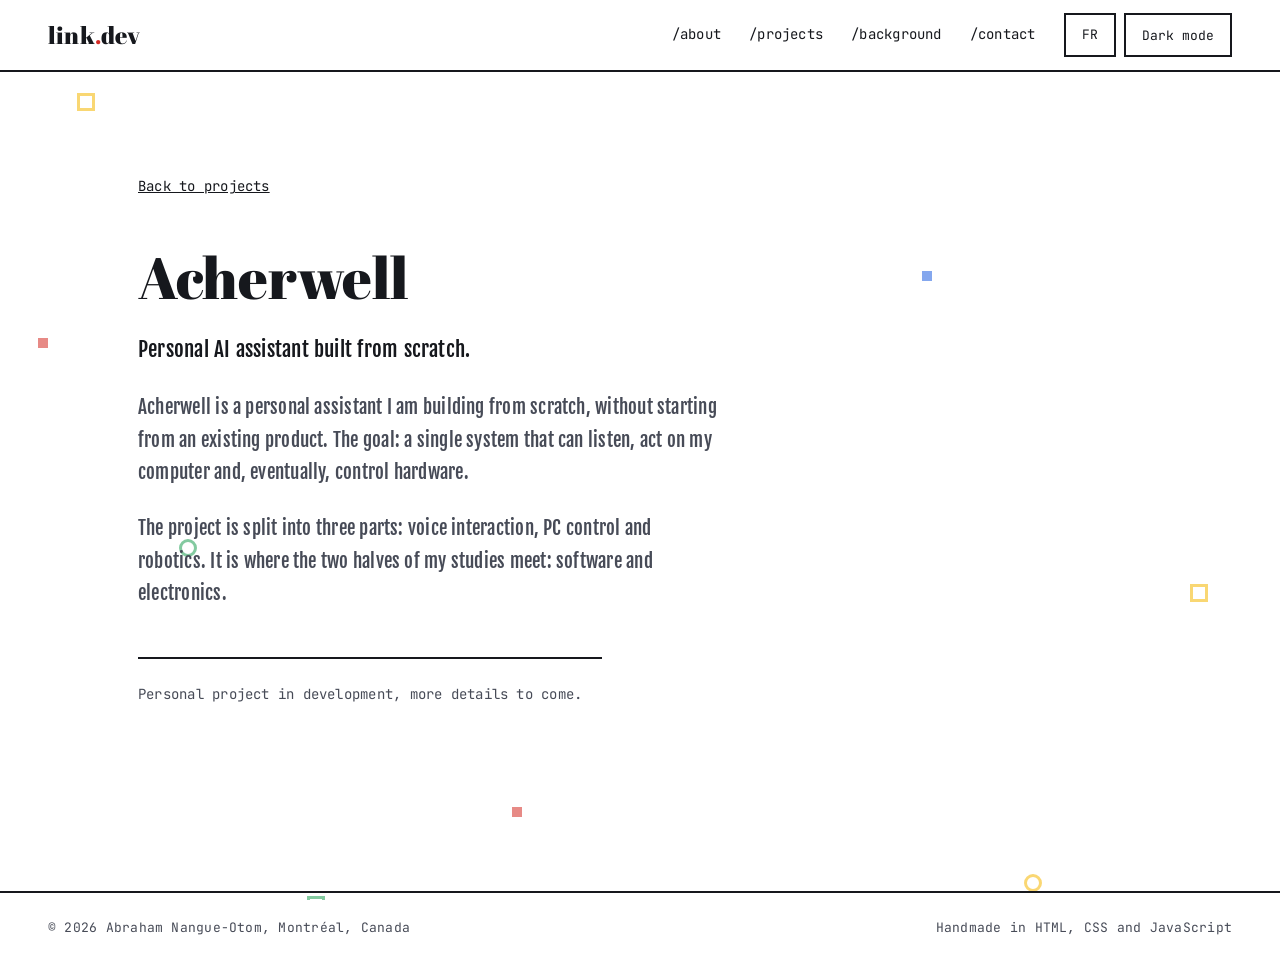
<file: portfolio-link/pages/acherwell.html>
<!doctype html>
<html lang="fr">
<head>
<meta charset="utf-8">
<meta name="viewport" content="width=device-width, initial-scale=1">
<title data-i18n="ach.titre">Acherwell, Abraham Nangue-Otom</title>
<link rel="preconnect" href="https://fonts.googleapis.com">
<link href="https://fonts.googleapis.com/css2?family=Abril+Fatface&family=Fjalla+One&family=JetBrains+Mono:wght@400;600&display=swap" rel="stylesheet">
<link rel="stylesheet" href="../style/style.css">
<meta name="description" content="Assistant IA personnel monté de zéro. Projet d'Abraham Nangue-Otom." data-i18n-attr="content:ach.desc">
<meta name="author" content="Abraham Nangue-Otom">
<meta property="og:type" content="article">
<meta property="og:site_name" content="Abraham Nangue-Otom">
<meta property="og:title" content="Acherwell, Abraham Nangue-Otom">
<meta property="og:description" content="Assistant IA personnel monté de zéro. Projet d'Abraham Nangue-Otom.">
<meta property="og:url" content="https://abrahamnangue-otom.com/pages/acherwell.html">
<meta property="og:image" content="https://abrahamnangue-otom.com/images/partage.png">
<meta property="og:image:width" content="1200">
<meta property="og:image:height" content="630">
<meta property="og:locale" content="fr_CA">
<meta property="og:locale:alternate" content="en_CA">
<meta name="twitter:card" content="summary_large_image">
<link rel="icon" href="../favicon.ico" sizes="48x48">
<link rel="icon" href="../images/favicon.svg" type="image/svg+xml">
<link rel="apple-touch-icon" href="../images/apple-touch-icon.png">
<link rel="alternate" hreflang="fr" href="https://abrahamnangue-otom.com/pages/acherwell.html?lang=fr">
<link rel="alternate" hreflang="en" href="https://abrahamnangue-otom.com/pages/acherwell.html?lang=en">
<link rel="alternate" hreflang="x-default" href="https://abrahamnangue-otom.com/pages/acherwell.html">
</head>
<body>

<div class="decor" id="decor" aria-hidden="true"></div>

<nav class="nav" aria-label="Navigation principale" data-i18n-attr="aria-label:nav.aria">
  <a class="nav-logo" href="../index.html">link<span>.</span>dev</a>
  <div class="nav-liens">
    <a href="../index.html#apropos" data-i18n="nav.apropos">/apropos</a>
    <a href="../index.html#projets" data-i18n="nav.projets">/projets</a>
    <a href="../index.html#parcours" data-i18n="nav.parcours">/parcours</a>
    <a href="../index.html#contact" data-i18n="nav.contact">/contact</a>
  </div>
  <a class="btn-langue" id="btn-langue" href="?lang=en" hreflang="en" lang="en" aria-label="English version">EN</a>
  <button class="btn-theme" id="btn-theme" type="button">Mode sombre</button>
</nav>

<main class="page">
  <div class="contenu">
    <a class="retour" href="../index.html#projets" data-i18n="page.retour">Retour aux projets</a>
    <h1>Acherwell</h1>
    <p class="chapeau" data-i18n="ach.chapeau">Assistant IA personnel monté de zéro.</p>
    <p data-i18n="ach.p1">Acherwell est un assistant personnel que je construis de zéro, sans partir d'un produit existant. L'objectif : un seul système capable d'écouter, d'agir sur mon ordinateur et, à terme, de piloter du matériel.</p>
    <p data-i18n="ach.p2">Le projet se découpe en trois volets : l'interaction à la voix, le contrôle du PC et la robotique. C'est là que se rejoignent les deux moitiés de ma formation, le logiciel et l'électronique.</p>
    <p class="meta" data-i18n="ach.meta">Projet personnel en développement, plus de détails à venir.</p>
  </div>
</main>

<footer>
  <span data-i18n="pied.copyright">© 2026 Abraham Nangue-Otom, Montréal, Canada</span>
  <span data-i18n="pied.fait">Fait main en HTML, CSS et JavaScript</span>
</footer>

<script src="../script/i18n.js"></script>
<script src="../script/theme.js"></script>
</body>
</html>
</file>
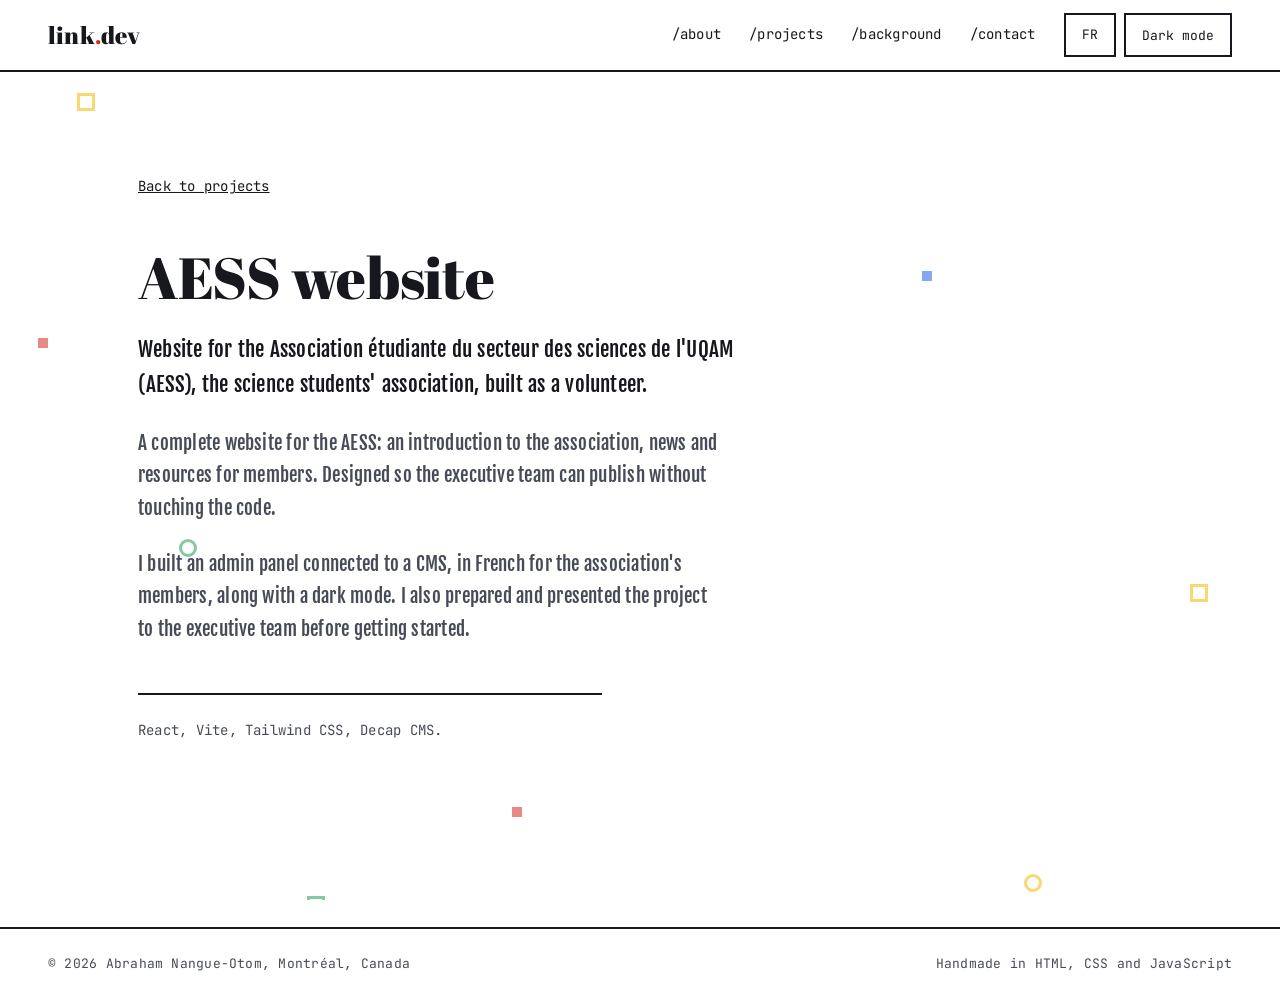
<file: portfolio-link/pages/aess.html>
<!doctype html>
<html lang="fr">
<head>
<meta charset="utf-8">
<meta name="viewport" content="width=device-width, initial-scale=1">
<title data-i18n="aess.titre">Site de l'AESS, Abraham Nangue-Otom</title>
<link rel="preconnect" href="https://fonts.googleapis.com">
<link href="https://fonts.googleapis.com/css2?family=Abril+Fatface&family=Fjalla+One&family=JetBrains+Mono:wght@400;600&display=swap" rel="stylesheet">
<link rel="stylesheet" href="../style/style.css">
<meta name="description" content="Site web de l'Association étudiante du secteur des sciences de l'UQAM (AESS), réalisé bénévolement. Projet d'Abraham Nangue-Otom." data-i18n-attr="content:aess.desc">
<meta name="author" content="Abraham Nangue-Otom">
<meta property="og:type" content="article">
<meta property="og:site_name" content="Abraham Nangue-Otom">
<meta property="og:title" content="Site de l'AESS, Abraham Nangue-Otom">
<meta property="og:description" content="Site web de l'Association étudiante du secteur des sciences de l'UQAM (AESS), réalisé bénévolement. Projet d'Abraham Nangue-Otom.">
<meta property="og:url" content="https://abrahamnangue-otom.com/pages/aess.html">
<meta property="og:image" content="https://abrahamnangue-otom.com/images/partage.png">
<meta property="og:image:width" content="1200">
<meta property="og:image:height" content="630">
<meta property="og:locale" content="fr_CA">
<meta property="og:locale:alternate" content="en_CA">
<meta name="twitter:card" content="summary_large_image">
<link rel="icon" href="../favicon.ico" sizes="48x48">
<link rel="icon" href="../images/favicon.svg" type="image/svg+xml">
<link rel="apple-touch-icon" href="../images/apple-touch-icon.png">
<link rel="alternate" hreflang="fr" href="https://abrahamnangue-otom.com/pages/aess.html?lang=fr">
<link rel="alternate" hreflang="en" href="https://abrahamnangue-otom.com/pages/aess.html?lang=en">
<link rel="alternate" hreflang="x-default" href="https://abrahamnangue-otom.com/pages/aess.html">
</head>
<body>

<div class="decor" id="decor" aria-hidden="true"></div>

<nav class="nav" aria-label="Navigation principale" data-i18n-attr="aria-label:nav.aria">
  <a class="nav-logo" href="../index.html">link<span>.</span>dev</a>
  <div class="nav-liens">
    <a href="../index.html#apropos" data-i18n="nav.apropos">/apropos</a>
    <a href="../index.html#projets" data-i18n="nav.projets">/projets</a>
    <a href="../index.html#parcours" data-i18n="nav.parcours">/parcours</a>
    <a href="../index.html#contact" data-i18n="nav.contact">/contact</a>
  </div>
  <a class="btn-langue" id="btn-langue" href="?lang=en" hreflang="en" lang="en" aria-label="English version">EN</a>
  <button class="btn-theme" id="btn-theme" type="button">Mode sombre</button>
</nav>

<main class="page">
  <div class="contenu">
    <a class="retour" href="../index.html#projets" data-i18n="page.retour">Retour aux projets</a>
    <h1 data-i18n="aess.h1">Site de l'AESS</h1>
    <p class="chapeau" data-i18n="aess.chapeau">Site web de l'Association étudiante du secteur des sciences de l'UQAM (AESS), réalisé bénévolement.</p>
    <p data-i18n="aess.p1">Site complet pour l'AESS : présentation de l'association, actualités et ressources pour les membres. Pensé pour que l'exécutif puisse publier sans toucher au code.</p>
    <p data-i18n="aess.p2">J'ai monté un panneau d'administration en français relié à un CMS, ainsi qu'un mode sombre. J'ai aussi préparé et présenté le projet à l'équipe exécutive avant de me lancer.</p>
    <p class="meta"><span data-i18n="aess.meta">React, Vite, Tailwind CSS, Decap CMS.</span></p>
  </div>
</main>

<footer>
  <span data-i18n="pied.copyright">© 2026 Abraham Nangue-Otom, Montréal, Canada</span>
  <span data-i18n="pied.fait">Fait main en HTML, CSS et JavaScript</span>
</footer>

<script src="../script/i18n.js"></script>
<script src="../script/theme.js"></script>
</body>
</html>
</file>
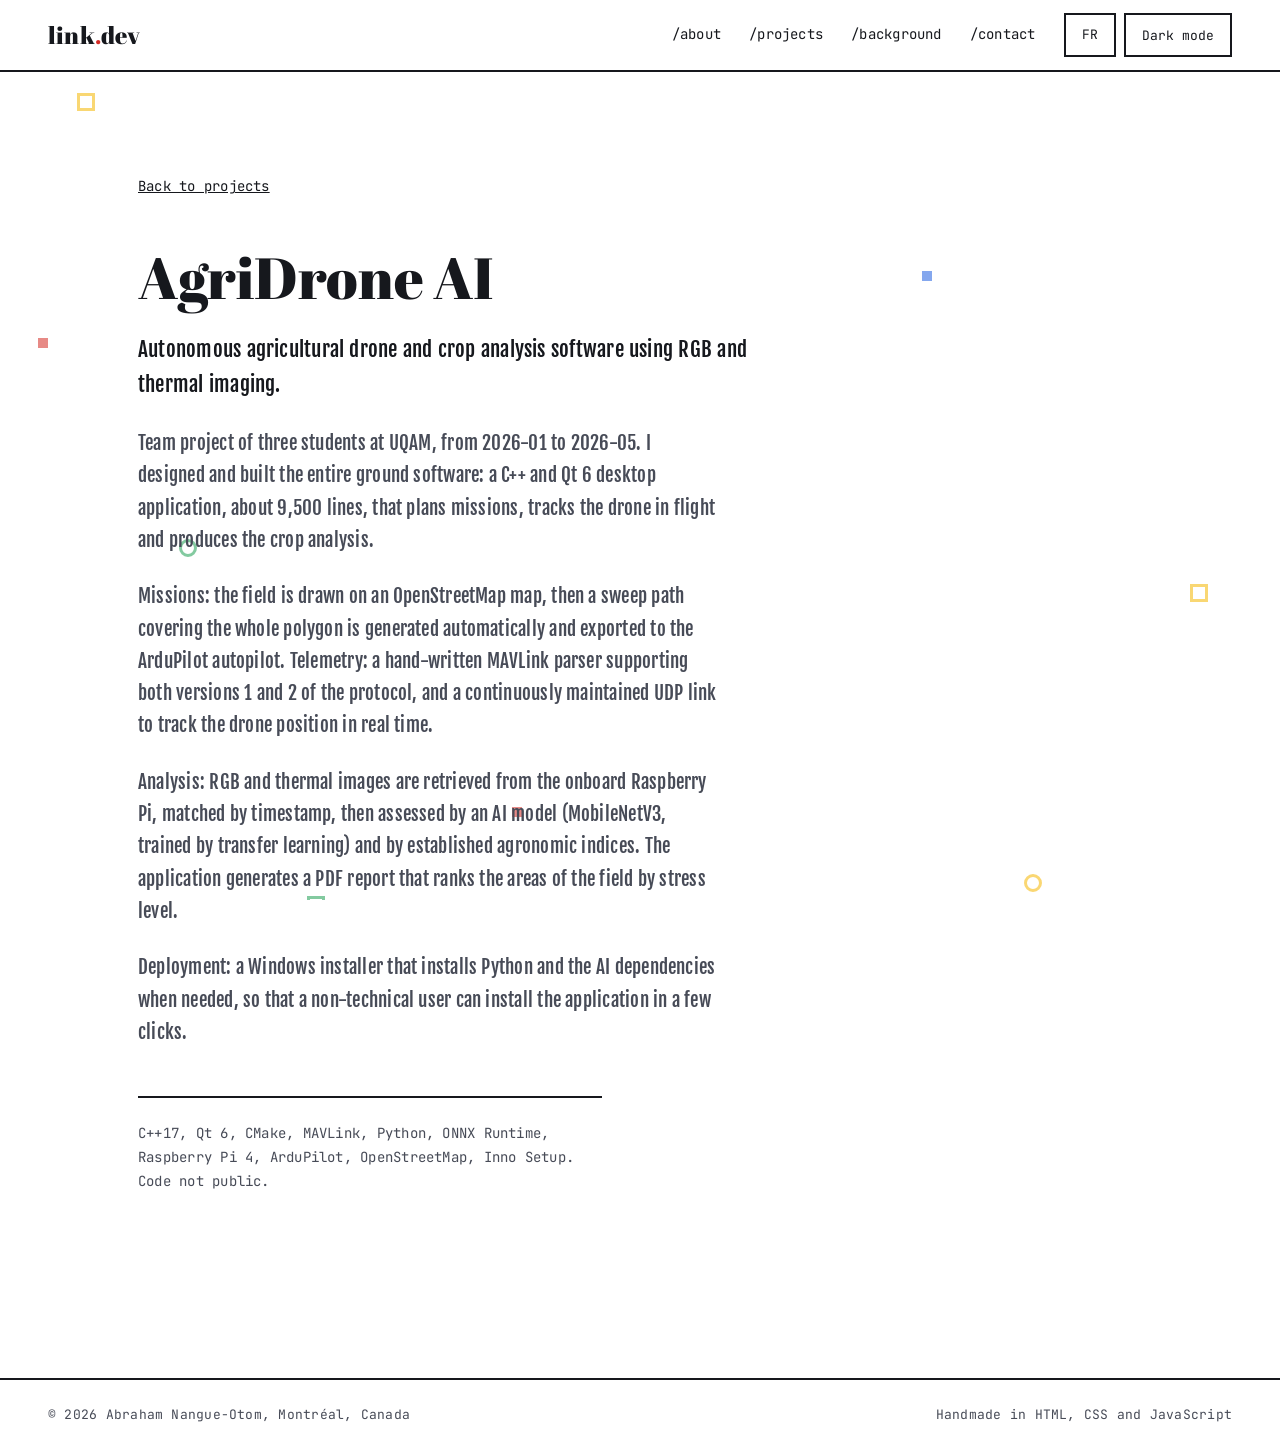
<file: portfolio-link/pages/agridrone.html>
<!doctype html>
<html lang="fr">
<head>
<meta charset="utf-8">
<meta name="viewport" content="width=device-width, initial-scale=1">
<title data-i18n="agri.titre">AgriDrone AI, Abraham Nangue-Otom</title>
<link rel="preconnect" href="https://fonts.googleapis.com">
<link href="https://fonts.googleapis.com/css2?family=Abril+Fatface&family=Fjalla+One&family=JetBrains+Mono:wght@400;600&display=swap" rel="stylesheet">
<link rel="stylesheet" href="../style/style.css">
<meta name="description" content="Drone agricole autonome et logiciel d'analyse des cultures par imagerie RGB et thermique. Projet d'Abraham Nangue-Otom." data-i18n-attr="content:agri.desc">
<meta name="author" content="Abraham Nangue-Otom">
<meta property="og:type" content="article">
<meta property="og:site_name" content="Abraham Nangue-Otom">
<meta property="og:title" content="AgriDrone AI, Abraham Nangue-Otom">
<meta property="og:description" content="Drone agricole autonome et logiciel d'analyse des cultures par imagerie RGB et thermique. Projet d'Abraham Nangue-Otom.">
<meta property="og:url" content="https://abrahamnangue-otom.com/pages/agridrone.html">
<meta property="og:image" content="https://abrahamnangue-otom.com/images/partage.png">
<meta property="og:image:width" content="1200">
<meta property="og:image:height" content="630">
<meta property="og:locale" content="fr_CA">
<meta property="og:locale:alternate" content="en_CA">
<meta name="twitter:card" content="summary_large_image">
<link rel="icon" href="../favicon.ico" sizes="48x48">
<link rel="icon" href="../images/favicon.svg" type="image/svg+xml">
<link rel="apple-touch-icon" href="../images/apple-touch-icon.png">
<link rel="alternate" hreflang="fr" href="https://abrahamnangue-otom.com/pages/agridrone.html?lang=fr">
<link rel="alternate" hreflang="en" href="https://abrahamnangue-otom.com/pages/agridrone.html?lang=en">
<link rel="alternate" hreflang="x-default" href="https://abrahamnangue-otom.com/pages/agridrone.html">
</head>
<body>

<div class="decor" id="decor" aria-hidden="true"></div>

<nav class="nav" aria-label="Navigation principale" data-i18n-attr="aria-label:nav.aria">
  <a class="nav-logo" href="../index.html">link<span>.</span>dev</a>
  <div class="nav-liens">
    <a href="../index.html#apropos" data-i18n="nav.apropos">/apropos</a>
    <a href="../index.html#projets" data-i18n="nav.projets">/projets</a>
    <a href="../index.html#parcours" data-i18n="nav.parcours">/parcours</a>
    <a href="../index.html#contact" data-i18n="nav.contact">/contact</a>
  </div>
  <a class="btn-langue" id="btn-langue" href="?lang=en" hreflang="en" lang="en" aria-label="English version">EN</a>
  <button class="btn-theme" id="btn-theme" type="button">Mode sombre</button>
</nav>

<main class="page">
  <div class="contenu">
    <a class="retour" href="../index.html#projets" data-i18n="page.retour">Retour aux projets</a>
    <h1 data-i18n="agri.h1">AgriDrone AI</h1>
    <p class="chapeau" data-i18n="agri.chapeau">Drone agricole autonome et logiciel d'analyse des cultures par imagerie RGB et thermique.</p>
    <p data-i18n="agri.p1">Projet d'équipe de trois étudiants à l'UQAM, de 2026-01 à 2026-05. J'ai conçu et développé l'ensemble du logiciel au sol : une application de bureau en C++ et Qt 6, environ 9 500 lignes, qui prépare les missions, suit le drone en vol et produit l'analyse des cultures.</p>
    <p data-i18n="agri.p2">Missions : tracé de la parcelle sur une carte OpenStreetMap, puis génération automatique d'un trajet de balayage qui couvre tout le polygone, exporté vers l'autopilote ArduPilot. Télémétrie : un parseur MAVLink écrit à la main, compatible avec les versions 1 et 2 du protocole, et une liaison UDP maintenue en continu pour suivre la position du drone en temps réel.</p>
    <p data-i18n="agri.p3">Analyse : les images RGB et thermiques sont récupérées depuis le Raspberry Pi embarqué, appariées par horodatage, puis évaluées par un modèle d'IA (MobileNetV3, entraîné par transfert d'apprentissage) et par des indices agronomiques reconnus. L'application génère un rapport PDF qui classe les zones de la parcelle par niveau de stress.</p>
    <p data-i18n="agri.p4">Déploiement : un installeur Windows qui installe au besoin Python et les dépendances de l'IA, pour qu'un utilisateur sans connaissances techniques installe l'application en quelques clics.</p>
    <p class="meta" data-i18n="agri.meta">C++17, Qt 6, CMake, MAVLink, Python, ONNX Runtime, Raspberry Pi 4, ArduPilot, OpenStreetMap, Inno Setup. Code non public.</p>
  </div>
</main>

<footer>
  <span data-i18n="pied.copyright">© 2026 Abraham Nangue-Otom, Montréal, Canada</span>
  <span data-i18n="pied.fait">Fait main en HTML, CSS et JavaScript</span>
</footer>

<script src="../script/i18n.js"></script>
<script src="../script/theme.js"></script>
</body>
</html>
</file>
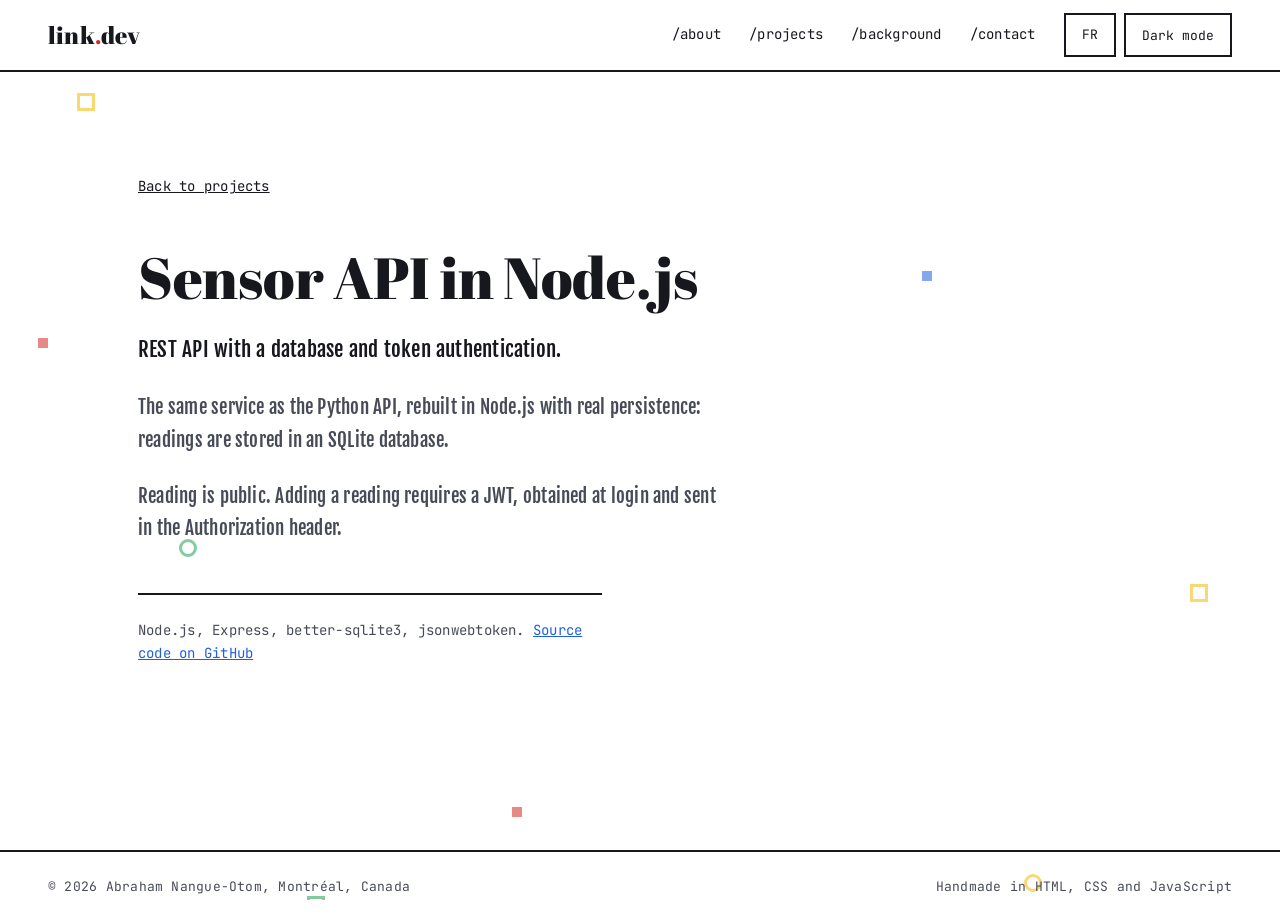
<file: portfolio-link/pages/api-node.html>
<!doctype html>
<html lang="fr">
<head>
<meta charset="utf-8">
<meta name="viewport" content="width=device-width, initial-scale=1">
<title data-i18n="anode.titre">API de capteurs en Node.js, Abraham Nangue-Otom</title>
<link rel="preconnect" href="https://fonts.googleapis.com">
<link href="https://fonts.googleapis.com/css2?family=Abril+Fatface&family=Fjalla+One&family=JetBrains+Mono:wght@400;600&display=swap" rel="stylesheet">
<link rel="stylesheet" href="../style/style.css">
<meta name="description" content="API REST avec base de données et authentification par jeton. Projet d'Abraham Nangue-Otom." data-i18n-attr="content:anode.desc">
<meta name="author" content="Abraham Nangue-Otom">
<meta property="og:type" content="article">
<meta property="og:site_name" content="Abraham Nangue-Otom">
<meta property="og:title" content="API de capteurs en Node.js, Abraham Nangue-Otom">
<meta property="og:description" content="API REST avec base de données et authentification par jeton. Projet d'Abraham Nangue-Otom.">
<meta property="og:url" content="https://abrahamnangue-otom.com/pages/api-node.html">
<meta property="og:image" content="https://abrahamnangue-otom.com/images/partage.png">
<meta property="og:image:width" content="1200">
<meta property="og:image:height" content="630">
<meta property="og:locale" content="fr_CA">
<meta property="og:locale:alternate" content="en_CA">
<meta name="twitter:card" content="summary_large_image">
<link rel="icon" href="../favicon.ico" sizes="48x48">
<link rel="icon" href="../images/favicon.svg" type="image/svg+xml">
<link rel="apple-touch-icon" href="../images/apple-touch-icon.png">
<link rel="alternate" hreflang="fr" href="https://abrahamnangue-otom.com/pages/api-node.html?lang=fr">
<link rel="alternate" hreflang="en" href="https://abrahamnangue-otom.com/pages/api-node.html?lang=en">
<link rel="alternate" hreflang="x-default" href="https://abrahamnangue-otom.com/pages/api-node.html">
</head>
<body>

<div class="decor" id="decor" aria-hidden="true"></div>

<nav class="nav" aria-label="Navigation principale" data-i18n-attr="aria-label:nav.aria">
  <a class="nav-logo" href="../index.html">link<span>.</span>dev</a>
  <div class="nav-liens">
    <a href="../index.html#apropos" data-i18n="nav.apropos">/apropos</a>
    <a href="../index.html#projets" data-i18n="nav.projets">/projets</a>
    <a href="../index.html#parcours" data-i18n="nav.parcours">/parcours</a>
    <a href="../index.html#contact" data-i18n="nav.contact">/contact</a>
  </div>
  <a class="btn-langue" id="btn-langue" href="?lang=en" hreflang="en" lang="en" aria-label="English version">EN</a>
  <button class="btn-theme" id="btn-theme" type="button">Mode sombre</button>
</nav>

<main class="page">
  <div class="contenu">
    <a class="retour" href="../index.html#projets" data-i18n="page.retour">Retour aux projets</a>
    <h1 data-i18n="anode.h1">API de capteurs en Node.js</h1>
    <p class="chapeau" data-i18n="anode.chapeau">API REST avec base de données et authentification par jeton.</p>
    <p data-i18n="anode.p1">Le même service que l'API Python, reconstruit en Node.js avec une vraie persistance : les mesures sont stockées dans une base SQLite.</p>
    <p data-i18n="anode.p2">La lecture est publique. L'ajout d'une mesure exige un jeton JWT, obtenu à la connexion puis transmis dans l'en-tête Authorization.</p>
    <p class="meta"><span data-i18n="anode.meta">Node.js, Express, better-sqlite3, jsonwebtoken.</span> <a href="https://github.com/Acherwell/api-node" data-i18n="page.code">Code source sur GitHub</a></p>
  </div>
</main>

<footer>
  <span data-i18n="pied.copyright">© 2026 Abraham Nangue-Otom, Montréal, Canada</span>
  <span data-i18n="pied.fait">Fait main en HTML, CSS et JavaScript</span>
</footer>

<script src="../script/i18n.js"></script>
<script src="../script/theme.js"></script>
</body>
</html>
</file>
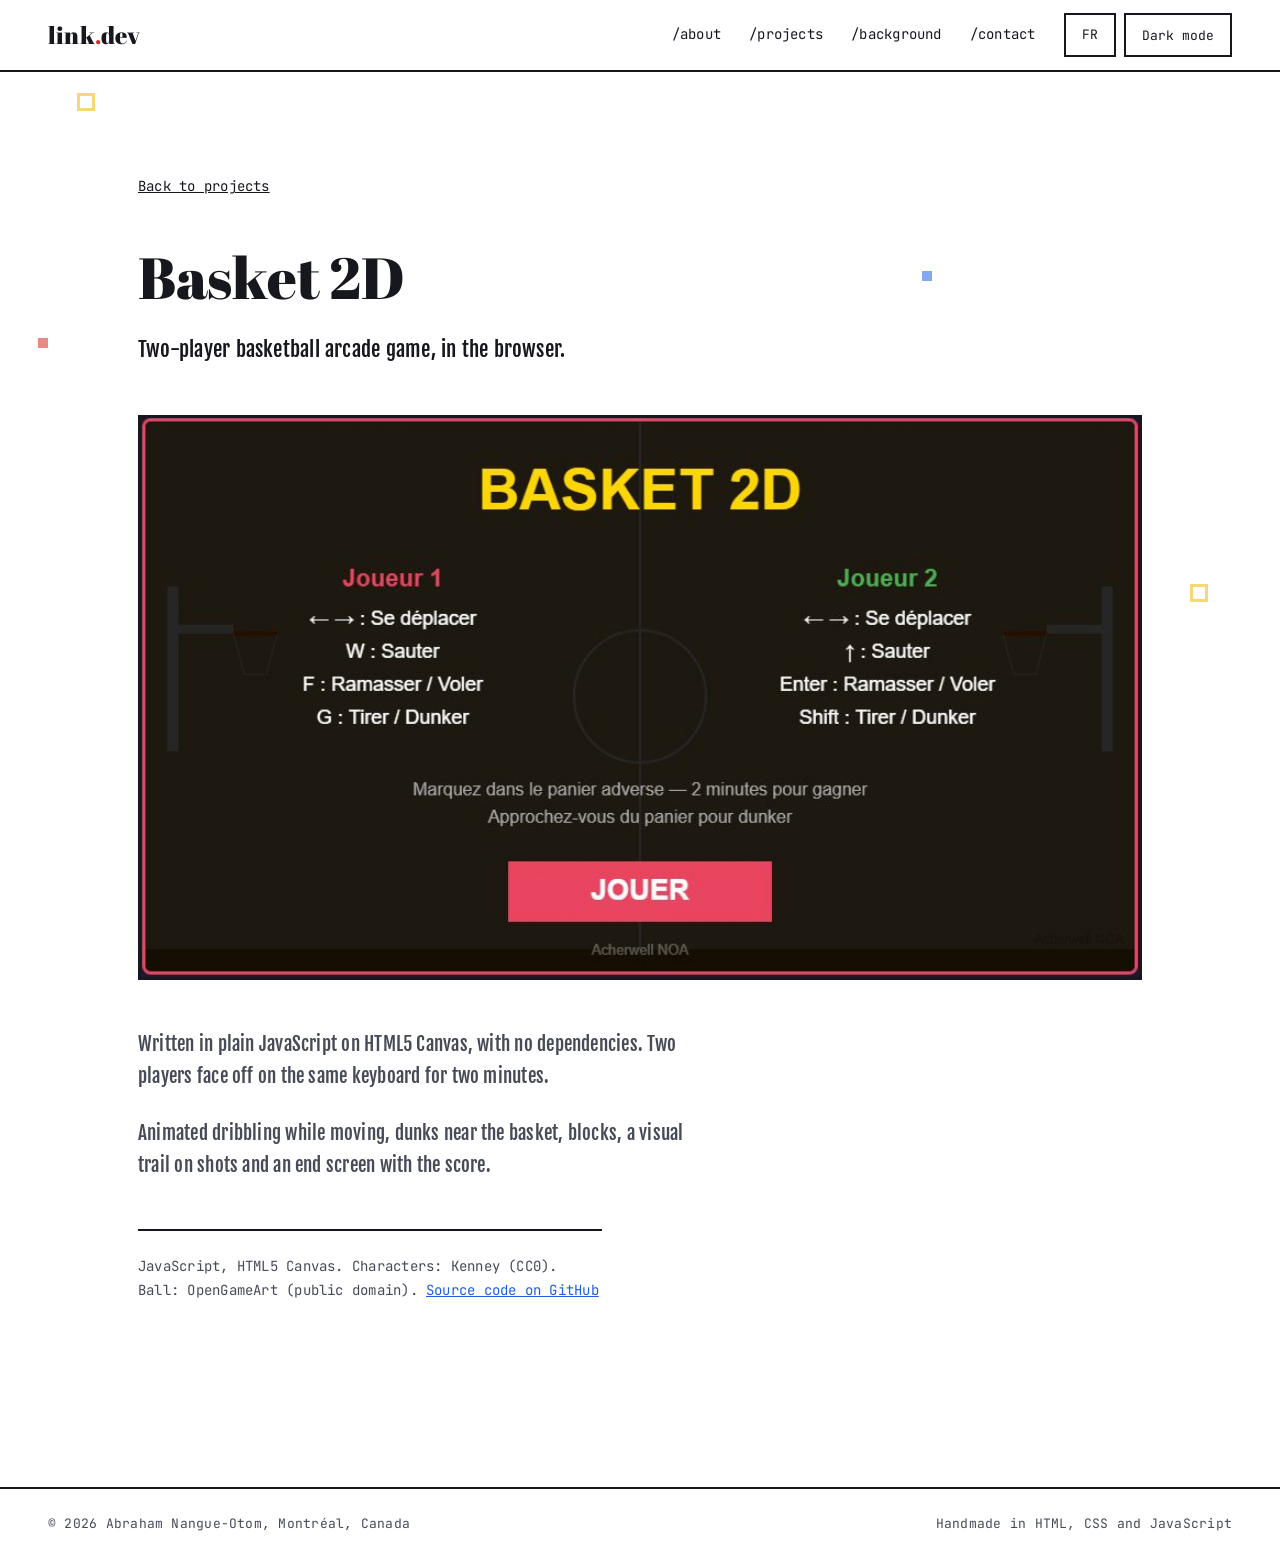
<file: portfolio-link/pages/basket-2d.html>
<!doctype html>
<html lang="fr">
<head>
<meta charset="utf-8">
<meta name="viewport" content="width=device-width, initial-scale=1">
<title data-i18n="basket.titre">Basket 2D, Abraham Nangue-Otom</title>
<link rel="preconnect" href="https://fonts.googleapis.com">
<link href="https://fonts.googleapis.com/css2?family=Abril+Fatface&family=Fjalla+One&family=JetBrains+Mono:wght@400;600&display=swap" rel="stylesheet">
<link rel="stylesheet" href="../style/style.css">
<meta name="description" content="Jeu d'arcade de basket à deux joueurs, dans le navigateur. Projet d'Abraham Nangue-Otom." data-i18n-attr="content:basket.desc">
<meta name="author" content="Abraham Nangue-Otom">
<meta property="og:type" content="article">
<meta property="og:site_name" content="Abraham Nangue-Otom">
<meta property="og:title" content="Basket 2D, Abraham Nangue-Otom">
<meta property="og:description" content="Jeu d'arcade de basket à deux joueurs, dans le navigateur. Projet d'Abraham Nangue-Otom.">
<meta property="og:url" content="https://abrahamnangue-otom.com/pages/basket-2d.html">
<meta property="og:image" content="https://abrahamnangue-otom.com/images/partage.png">
<meta property="og:image:width" content="1200">
<meta property="og:image:height" content="630">
<meta property="og:locale" content="fr_CA">
<meta property="og:locale:alternate" content="en_CA">
<meta name="twitter:card" content="summary_large_image">
<link rel="icon" href="../favicon.ico" sizes="48x48">
<link rel="icon" href="../images/favicon.svg" type="image/svg+xml">
<link rel="apple-touch-icon" href="../images/apple-touch-icon.png">
<link rel="alternate" hreflang="fr" href="https://abrahamnangue-otom.com/pages/basket-2d.html?lang=fr">
<link rel="alternate" hreflang="en" href="https://abrahamnangue-otom.com/pages/basket-2d.html?lang=en">
<link rel="alternate" hreflang="x-default" href="https://abrahamnangue-otom.com/pages/basket-2d.html">
</head>
<body>

<div class="decor" id="decor" aria-hidden="true"></div>

<nav class="nav" aria-label="Navigation principale" data-i18n-attr="aria-label:nav.aria">
  <a class="nav-logo" href="../index.html">link<span>.</span>dev</a>
  <div class="nav-liens">
    <a href="../index.html#apropos" data-i18n="nav.apropos">/apropos</a>
    <a href="../index.html#projets" data-i18n="nav.projets">/projets</a>
    <a href="../index.html#parcours" data-i18n="nav.parcours">/parcours</a>
    <a href="../index.html#contact" data-i18n="nav.contact">/contact</a>
  </div>
  <a class="btn-langue" id="btn-langue" href="?lang=en" hreflang="en" lang="en" aria-label="English version">EN</a>
  <button class="btn-theme" id="btn-theme" type="button">Mode sombre</button>
</nav>

<main class="page">
  <div class="contenu">
    <a class="retour" href="../index.html#projets" data-i18n="page.retour">Retour aux projets</a>
    <h1 data-i18n="basket.h1">Basket 2D</h1>
    <p class="chapeau" data-i18n="basket.chapeau">Jeu d'arcade de basket à deux joueurs, dans le navigateur.</p>
    <div class="page-image"><img src="../images/basket-2d.jpg" width="908" height="511" alt="Écran d'accueil du jeu Basket 2D, avec les commandes des deux joueurs" data-i18n-attr="alt:basket.alt"></div>
    <p data-i18n="basket.p1">Écrit en JavaScript pur sur Canvas HTML5, sans aucune dépendance. Deux joueurs s'affrontent sur le même clavier pendant deux minutes.</p>
    <p data-i18n="basket.p2">Dribble animé pendant les déplacements, dunk près du panier, contre possible, traînée visuelle pendant le tir et écran de fin avec le score.</p>
    <p class="meta"><span data-i18n="basket.meta">JavaScript, Canvas HTML5. Personnages : Kenney (CC0). Ballon : OpenGameArt (domaine public).</span> <a href="https://github.com/Acherwell/basket-2d" data-i18n="page.code">Code source sur GitHub</a></p>
  </div>
</main>

<footer>
  <span data-i18n="pied.copyright">© 2026 Abraham Nangue-Otom, Montréal, Canada</span>
  <span data-i18n="pied.fait">Fait main en HTML, CSS et JavaScript</span>
</footer>

<script src="../script/i18n.js"></script>
<script src="../script/theme.js"></script>
</body>
</html>
</file>
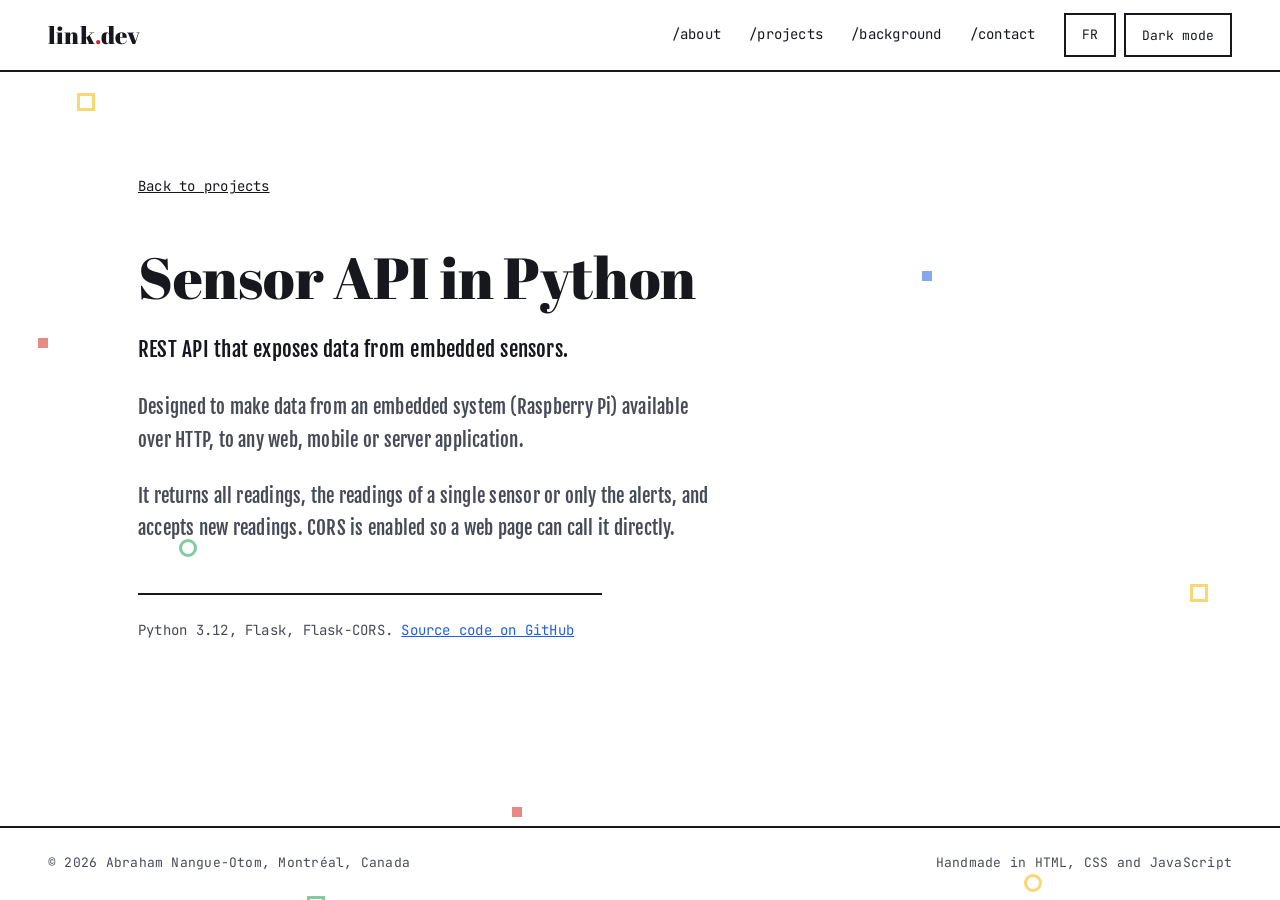
<file: portfolio-link/pages/capteurs-api.html>
<!doctype html>
<html lang="fr">
<head>
<meta charset="utf-8">
<meta name="viewport" content="width=device-width, initial-scale=1">
<title data-i18n="capi.titre">API de capteurs en Python, Abraham Nangue-Otom</title>
<link rel="preconnect" href="https://fonts.googleapis.com">
<link href="https://fonts.googleapis.com/css2?family=Abril+Fatface&family=Fjalla+One&family=JetBrains+Mono:wght@400;600&display=swap" rel="stylesheet">
<link rel="stylesheet" href="../style/style.css">
<meta name="description" content="API REST qui expose les données de capteurs embarqués. Projet d'Abraham Nangue-Otom." data-i18n-attr="content:capi.desc">
<meta name="author" content="Abraham Nangue-Otom">
<meta property="og:type" content="article">
<meta property="og:site_name" content="Abraham Nangue-Otom">
<meta property="og:title" content="API de capteurs en Python, Abraham Nangue-Otom">
<meta property="og:description" content="API REST qui expose les données de capteurs embarqués. Projet d'Abraham Nangue-Otom.">
<meta property="og:url" content="https://abrahamnangue-otom.com/pages/capteurs-api.html">
<meta property="og:image" content="https://abrahamnangue-otom.com/images/partage.png">
<meta property="og:image:width" content="1200">
<meta property="og:image:height" content="630">
<meta property="og:locale" content="fr_CA">
<meta property="og:locale:alternate" content="en_CA">
<meta name="twitter:card" content="summary_large_image">
<link rel="icon" href="../favicon.ico" sizes="48x48">
<link rel="icon" href="../images/favicon.svg" type="image/svg+xml">
<link rel="apple-touch-icon" href="../images/apple-touch-icon.png">
<link rel="alternate" hreflang="fr" href="https://abrahamnangue-otom.com/pages/capteurs-api.html?lang=fr">
<link rel="alternate" hreflang="en" href="https://abrahamnangue-otom.com/pages/capteurs-api.html?lang=en">
<link rel="alternate" hreflang="x-default" href="https://abrahamnangue-otom.com/pages/capteurs-api.html">
</head>
<body>

<div class="decor" id="decor" aria-hidden="true"></div>

<nav class="nav" aria-label="Navigation principale" data-i18n-attr="aria-label:nav.aria">
  <a class="nav-logo" href="../index.html">link<span>.</span>dev</a>
  <div class="nav-liens">
    <a href="../index.html#apropos" data-i18n="nav.apropos">/apropos</a>
    <a href="../index.html#projets" data-i18n="nav.projets">/projets</a>
    <a href="../index.html#parcours" data-i18n="nav.parcours">/parcours</a>
    <a href="../index.html#contact" data-i18n="nav.contact">/contact</a>
  </div>
  <a class="btn-langue" id="btn-langue" href="?lang=en" hreflang="en" lang="en" aria-label="English version">EN</a>
  <button class="btn-theme" id="btn-theme" type="button">Mode sombre</button>
</nav>

<main class="page">
  <div class="contenu">
    <a class="retour" href="../index.html#projets" data-i18n="page.retour">Retour aux projets</a>
    <h1 data-i18n="capi.h1">API de capteurs en Python</h1>
    <p class="chapeau" data-i18n="capi.chapeau">API REST qui expose les données de capteurs embarqués.</p>
    <p data-i18n="capi.p1">Conçue pour rendre les données d'un système embarqué (Raspberry Pi) accessibles en HTTP, à n'importe quelle application web, mobile ou serveur.</p>
    <p data-i18n="capi.p2">Elle permet de consulter toutes les mesures, celles d'un capteur précis ou seulement les alertes, et d'ajouter de nouvelles mesures. Le CORS est activé pour qu'une page web puisse l'appeler directement.</p>
    <p class="meta"><span data-i18n="capi.meta">Python 3.12, Flask, Flask-CORS.</span> <a href="https://github.com/Acherwell/capteurs-api" data-i18n="page.code">Code source sur GitHub</a></p>
  </div>
</main>

<footer>
  <span data-i18n="pied.copyright">© 2026 Abraham Nangue-Otom, Montréal, Canada</span>
  <span data-i18n="pied.fait">Fait main en HTML, CSS et JavaScript</span>
</footer>

<script src="../script/i18n.js"></script>
<script src="../script/theme.js"></script>
</body>
</html>
</file>
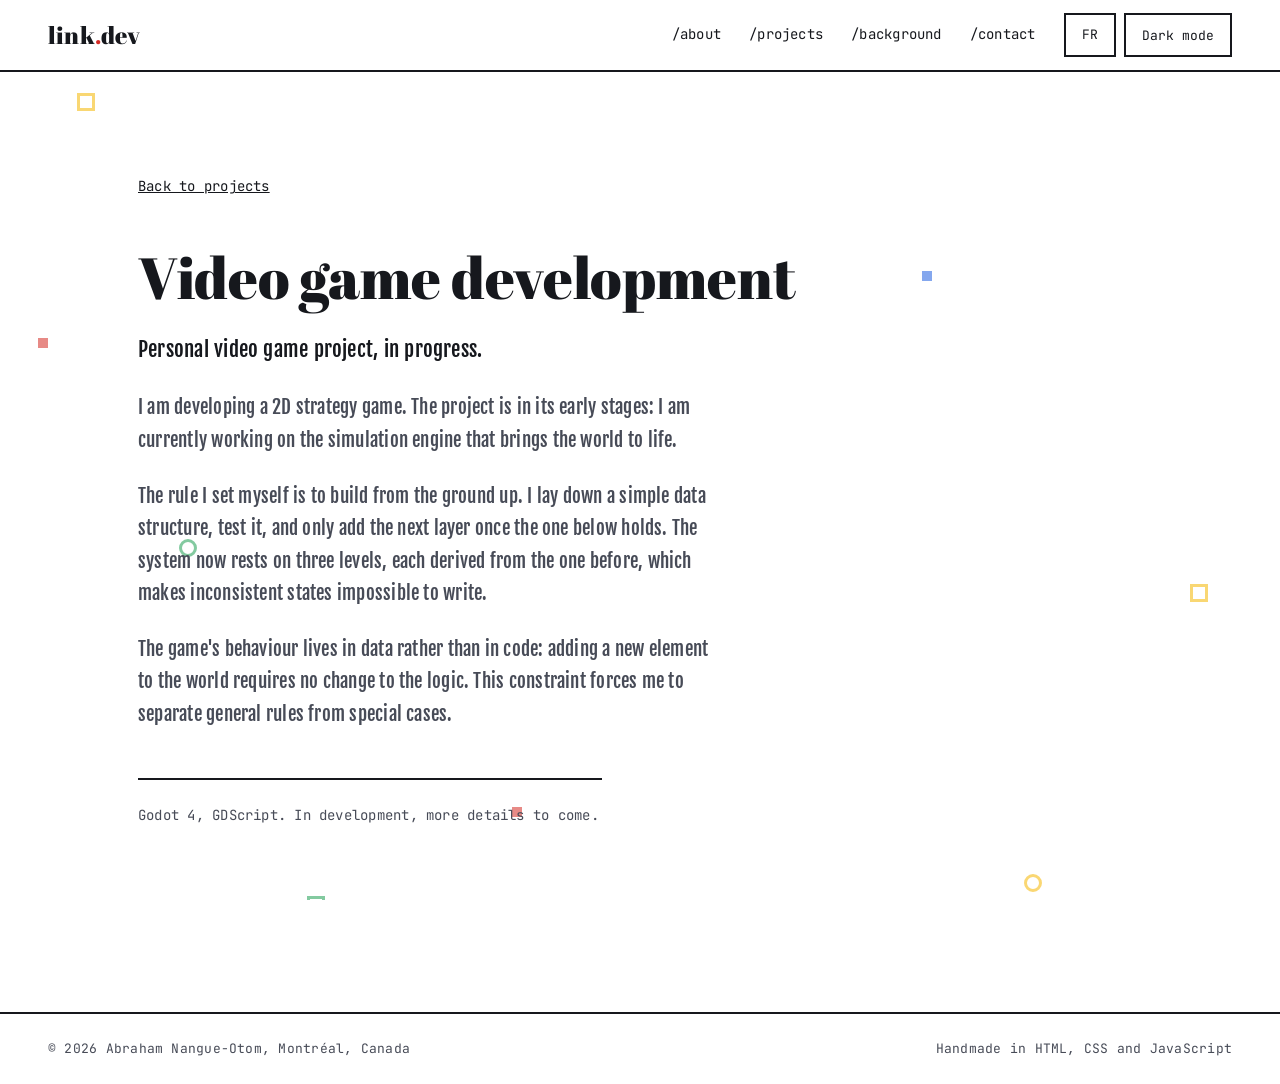
<file: portfolio-link/pages/jeu.html>
<!doctype html>
<html lang="fr">
<head>
<meta charset="utf-8">
<meta name="viewport" content="width=device-width, initial-scale=1">
<title data-i18n="jeu.titre">Développement de jeu vidéo, Abraham Nangue-Otom</title>
<link rel="preconnect" href="https://fonts.googleapis.com">
<link href="https://fonts.googleapis.com/css2?family=Abril+Fatface&family=Fjalla+One&family=JetBrains+Mono:wght@400;600&display=swap" rel="stylesheet">
<link rel="stylesheet" href="../style/style.css">
<meta name="description" content="Développement de jeu vidéo, projet personnel en cours. Projet d'Abraham Nangue-Otom." data-i18n-attr="content:jeu.desc">
<meta name="author" content="Abraham Nangue-Otom">
<meta property="og:type" content="article">
<meta property="og:site_name" content="Abraham Nangue-Otom">
<meta property="og:title" content="Développement de jeu vidéo, Abraham Nangue-Otom">
<meta property="og:description" content="Développement de jeu vidéo, projet personnel en cours. Projet d'Abraham Nangue-Otom.">
<meta property="og:url" content="https://abrahamnangue-otom.com/pages/jeu.html">
<meta property="og:image" content="https://abrahamnangue-otom.com/images/partage.png">
<meta property="og:image:width" content="1200">
<meta property="og:image:height" content="630">
<meta property="og:locale" content="fr_CA">
<meta property="og:locale:alternate" content="en_CA">
<meta name="twitter:card" content="summary_large_image">
<link rel="icon" href="../favicon.ico" sizes="48x48">
<link rel="icon" href="../images/favicon.svg" type="image/svg+xml">
<link rel="apple-touch-icon" href="../images/apple-touch-icon.png">
<link rel="alternate" hreflang="fr" href="https://abrahamnangue-otom.com/pages/jeu.html?lang=fr">
<link rel="alternate" hreflang="en" href="https://abrahamnangue-otom.com/pages/jeu.html?lang=en">
<link rel="alternate" hreflang="x-default" href="https://abrahamnangue-otom.com/pages/jeu.html">
</head>
<body>

<div class="decor" id="decor" aria-hidden="true"></div>

<nav class="nav" aria-label="Navigation principale" data-i18n-attr="aria-label:nav.aria">
  <a class="nav-logo" href="../index.html">link<span>.</span>dev</a>
  <div class="nav-liens">
    <a href="../index.html#apropos" data-i18n="nav.apropos">/apropos</a>
    <a href="../index.html#projets" data-i18n="nav.projets">/projets</a>
    <a href="../index.html#parcours" data-i18n="nav.parcours">/parcours</a>
    <a href="../index.html#contact" data-i18n="nav.contact">/contact</a>
  </div>
  <a class="btn-langue" id="btn-langue" href="?lang=en" hreflang="en" lang="en" aria-label="English version">EN</a>
  <button class="btn-theme" id="btn-theme" type="button">Mode sombre</button>
</nav>

<main class="page">
  <div class="contenu">
    <a class="retour" href="../index.html#projets" data-i18n="page.retour">Retour aux projets</a>
    <h1 data-i18n="jeu.h1">Développement de jeu vidéo</h1>
    <p class="chapeau" data-i18n="jeu.chapeau">Développement de jeu vidéo, projet personnel en cours.</p>
    <p data-i18n="jeu.p1">Je développe un jeu de stratégie en 2D. Le projet en est à ses débuts : je travaille actuellement sur le moteur de simulation qui fait vivre le monde.</p>
    <p data-i18n="jeu.p2">Le principe que je me suis fixé est de construire du sol au plafond. Je pose une structure de données simple, je la teste, et je n'ajoute la couche suivante que si celle du dessous tient. Le système repose aujourd'hui sur trois niveaux qui se déduisent l'un de l'autre, ce qui rend les états incohérents impossibles à écrire.</p>
    <p data-i18n="jeu.p3">Le comportement du jeu vit dans les données plutôt que dans le code : ajouter un nouvel élément au monde ne demande aucune modification de la logique. Cette contrainte m'oblige à séparer ce qui est règle générale de ce qui est cas particulier.</p>
    <p class="meta" data-i18n="jeu.meta">Godot 4, GDScript. Projet en développement, plus de détails à venir.</p>
  </div>
</main>

<footer>
  <span data-i18n="pied.copyright">© 2026 Abraham Nangue-Otom, Montréal, Canada</span>
  <span data-i18n="pied.fait">Fait main en HTML, CSS et JavaScript</span>
</footer>

<script src="../script/i18n.js"></script>
<script src="../script/theme.js"></script>
</body>
</html>
</file>
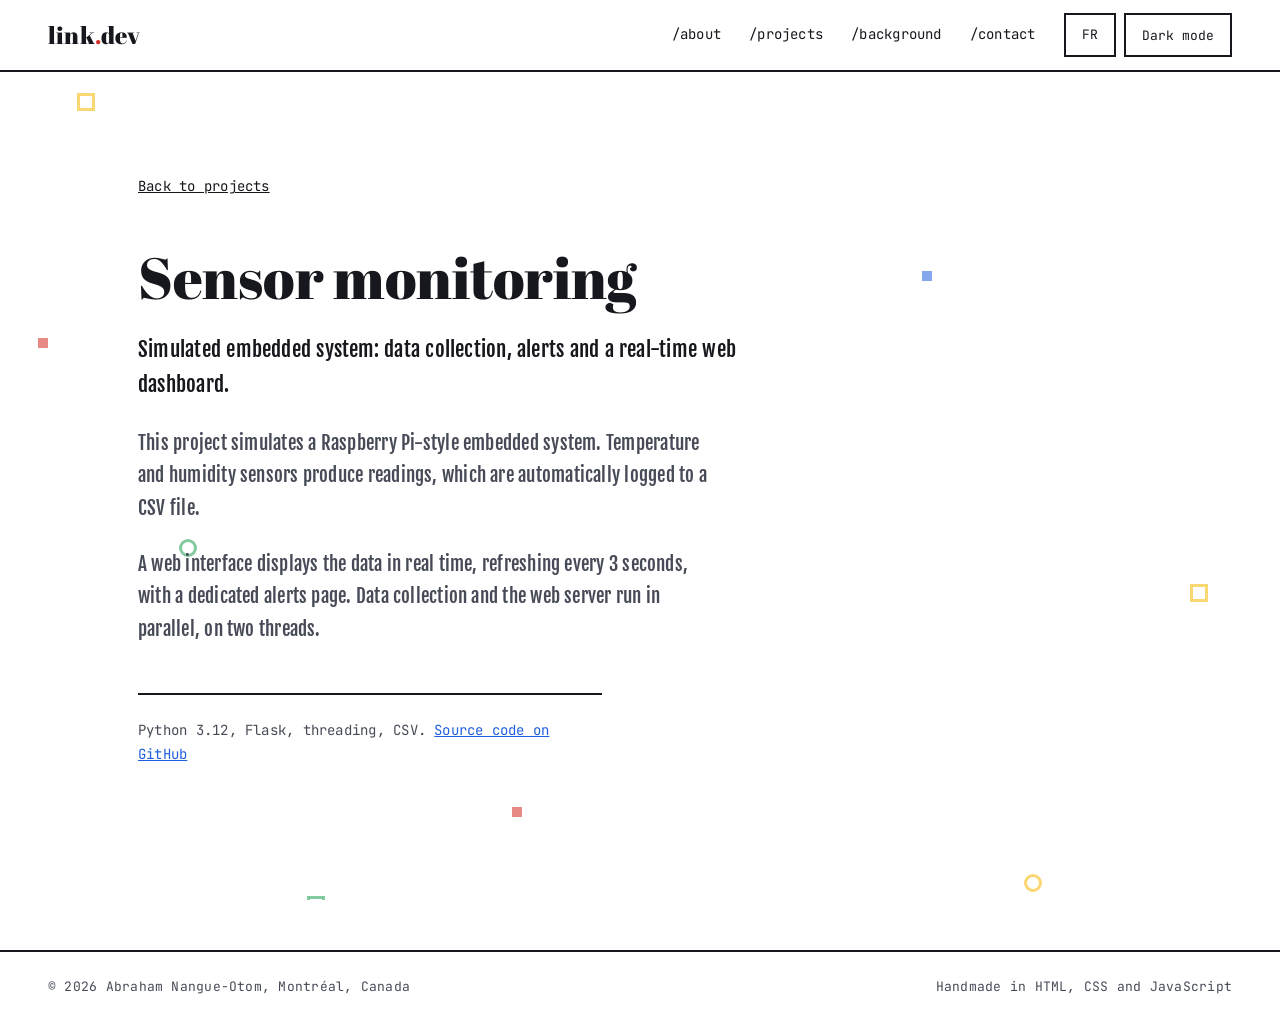
<file: portfolio-link/pages/monitoring-capteurs.html>
<!doctype html>
<html lang="fr">
<head>
<meta charset="utf-8">
<meta name="viewport" content="width=device-width, initial-scale=1">
<title data-i18n="mon.titre">Monitoring de capteurs, Abraham Nangue-Otom</title>
<link rel="preconnect" href="https://fonts.googleapis.com">
<link href="https://fonts.googleapis.com/css2?family=Abril+Fatface&family=Fjalla+One&family=JetBrains+Mono:wght@400;600&display=swap" rel="stylesheet">
<link rel="stylesheet" href="../style/style.css">
<meta name="description" content="Système embarqué simulé : collecte, alertes et tableau de bord web en temps réel. Projet d'Abraham Nangue-Otom." data-i18n-attr="content:mon.desc">
<meta name="author" content="Abraham Nangue-Otom">
<meta property="og:type" content="article">
<meta property="og:site_name" content="Abraham Nangue-Otom">
<meta property="og:title" content="Monitoring de capteurs, Abraham Nangue-Otom">
<meta property="og:description" content="Système embarqué simulé : collecte, alertes et tableau de bord web en temps réel. Projet d'Abraham Nangue-Otom.">
<meta property="og:url" content="https://abrahamnangue-otom.com/pages/monitoring-capteurs.html">
<meta property="og:image" content="https://abrahamnangue-otom.com/images/partage.png">
<meta property="og:image:width" content="1200">
<meta property="og:image:height" content="630">
<meta property="og:locale" content="fr_CA">
<meta property="og:locale:alternate" content="en_CA">
<meta name="twitter:card" content="summary_large_image">
<link rel="icon" href="../favicon.ico" sizes="48x48">
<link rel="icon" href="../images/favicon.svg" type="image/svg+xml">
<link rel="apple-touch-icon" href="../images/apple-touch-icon.png">
<link rel="alternate" hreflang="fr" href="https://abrahamnangue-otom.com/pages/monitoring-capteurs.html?lang=fr">
<link rel="alternate" hreflang="en" href="https://abrahamnangue-otom.com/pages/monitoring-capteurs.html?lang=en">
<link rel="alternate" hreflang="x-default" href="https://abrahamnangue-otom.com/pages/monitoring-capteurs.html">
</head>
<body>

<div class="decor" id="decor" aria-hidden="true"></div>

<nav class="nav" aria-label="Navigation principale" data-i18n-attr="aria-label:nav.aria">
  <a class="nav-logo" href="../index.html">link<span>.</span>dev</a>
  <div class="nav-liens">
    <a href="../index.html#apropos" data-i18n="nav.apropos">/apropos</a>
    <a href="../index.html#projets" data-i18n="nav.projets">/projets</a>
    <a href="../index.html#parcours" data-i18n="nav.parcours">/parcours</a>
    <a href="../index.html#contact" data-i18n="nav.contact">/contact</a>
  </div>
  <a class="btn-langue" id="btn-langue" href="?lang=en" hreflang="en" lang="en" aria-label="English version">EN</a>
  <button class="btn-theme" id="btn-theme" type="button">Mode sombre</button>
</nav>

<main class="page">
  <div class="contenu">
    <a class="retour" href="../index.html#projets" data-i18n="page.retour">Retour aux projets</a>
    <h1 data-i18n="mon.h1">Monitoring de capteurs</h1>
    <p class="chapeau" data-i18n="mon.chapeau">Système embarqué simulé : collecte, alertes et tableau de bord web en temps réel.</p>
    <p data-i18n="mon.p1">Ce projet simule un système embarqué de type Raspberry Pi. Des capteurs de température et d'humidité produisent des mesures, enregistrées automatiquement dans un fichier CSV.</p>
    <p data-i18n="mon.p2">Une interface web affiche les données en temps réel, avec un rafraîchissement toutes les 3 secondes et une page dédiée aux alertes. La collecte et le serveur web tournent en parallèle, dans deux fils d'exécution.</p>
    <p class="meta"><span data-i18n="mon.meta">Python 3.12, Flask, threading, CSV.</span> <a href="https://github.com/Acherwell/monitoring-capteurs" data-i18n="page.code">Code source sur GitHub</a></p>
  </div>
</main>

<footer>
  <span data-i18n="pied.copyright">© 2026 Abraham Nangue-Otom, Montréal, Canada</span>
  <span data-i18n="pied.fait">Fait main en HTML, CSS et JavaScript</span>
</footer>

<script src="../script/i18n.js"></script>
<script src="../script/theme.js"></script>
</body>
</html>
</file>
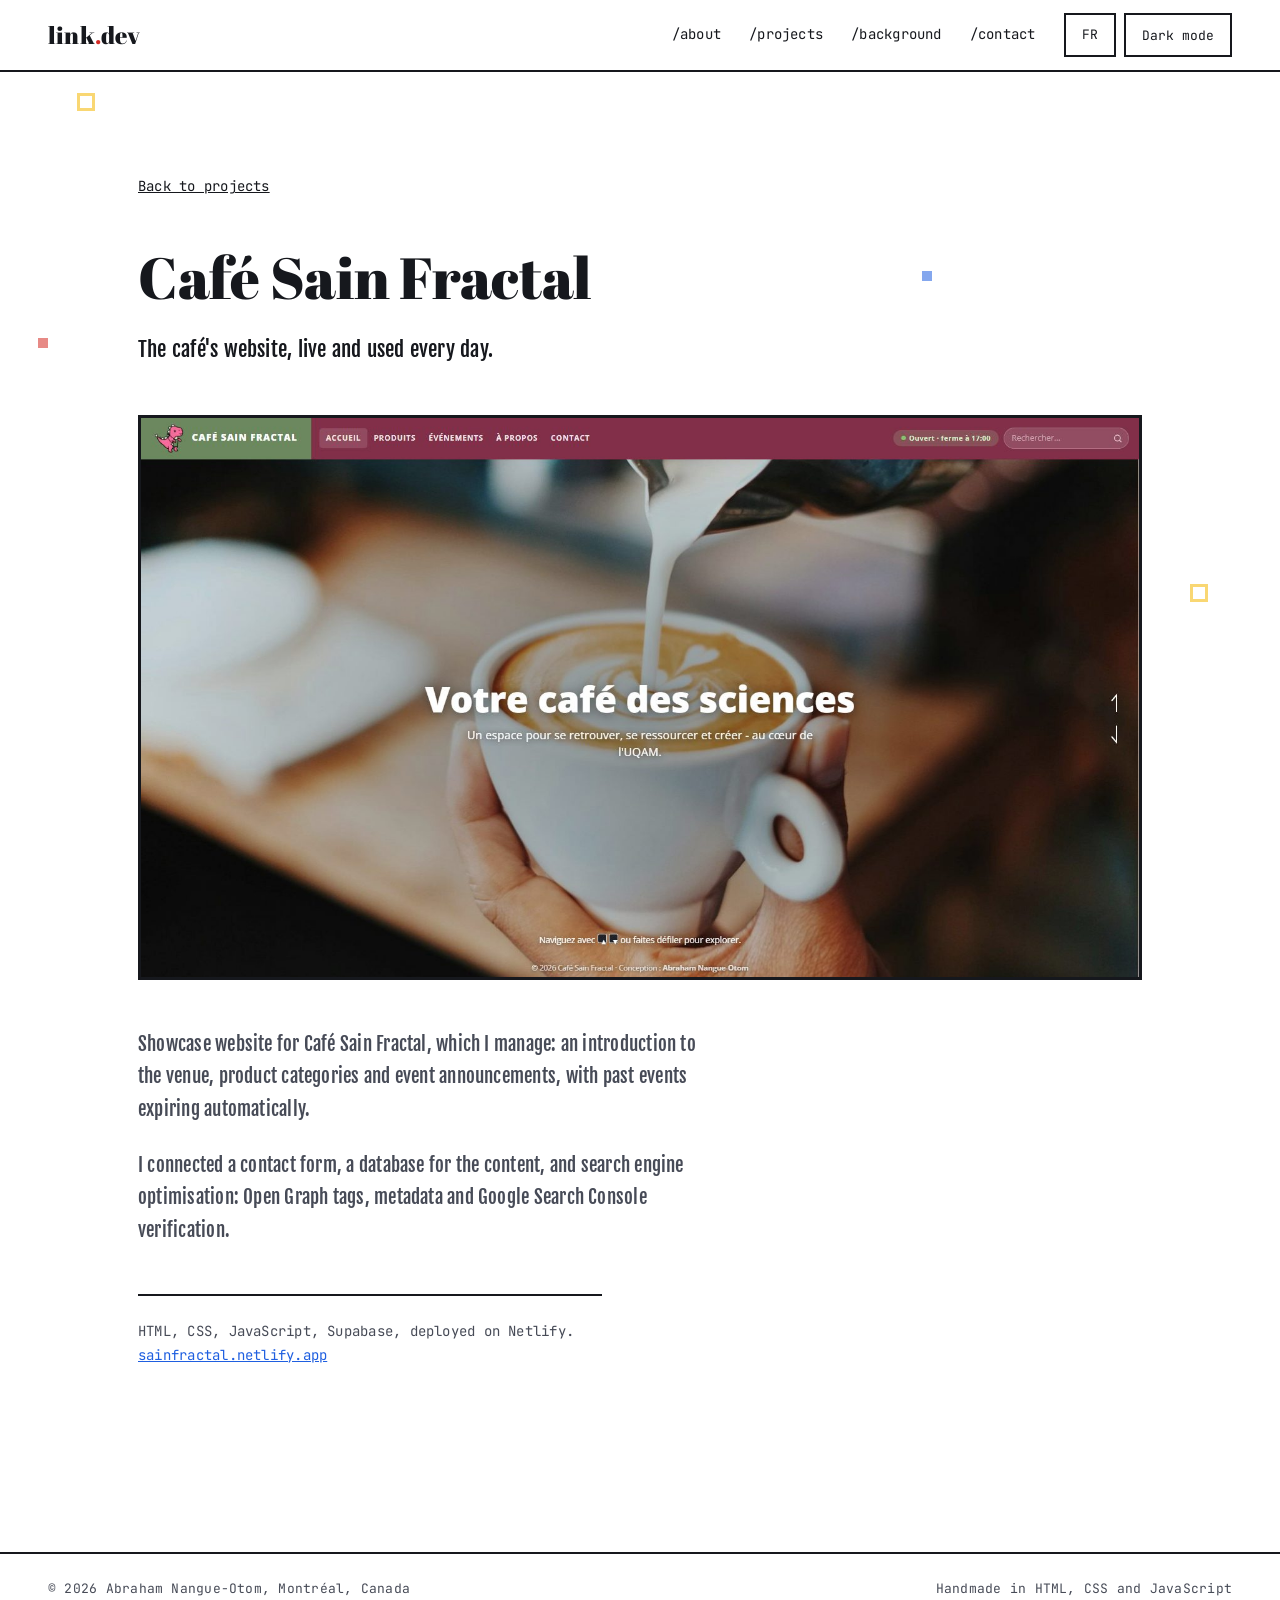
<file: portfolio-link/pages/sain-fractal.html>
<!doctype html>
<html lang="fr">
<head>
<meta charset="utf-8">
<meta name="viewport" content="width=device-width, initial-scale=1">
<title data-i18n="sf.titre">Café Sain Fractal, Abraham Nangue-Otom</title>
<link rel="preconnect" href="https://fonts.googleapis.com">
<link href="https://fonts.googleapis.com/css2?family=Abril+Fatface&family=Fjalla+One&family=JetBrains+Mono:wght@400;600&display=swap" rel="stylesheet">
<link rel="stylesheet" href="../style/style.css">
<meta name="description" content="Site web du café, en ligne et utilisé au quotidien. Projet d'Abraham Nangue-Otom." data-i18n-attr="content:sf.desc">
<meta name="author" content="Abraham Nangue-Otom">
<meta property="og:type" content="article">
<meta property="og:site_name" content="Abraham Nangue-Otom">
<meta property="og:title" content="Café Sain Fractal, Abraham Nangue-Otom">
<meta property="og:description" content="Site web du café, en ligne et utilisé au quotidien. Projet d'Abraham Nangue-Otom.">
<meta property="og:url" content="https://abrahamnangue-otom.com/pages/sain-fractal.html">
<meta property="og:image" content="https://abrahamnangue-otom.com/images/partage.png">
<meta property="og:image:width" content="1200">
<meta property="og:image:height" content="630">
<meta property="og:locale" content="fr_CA">
<meta property="og:locale:alternate" content="en_CA">
<meta name="twitter:card" content="summary_large_image">
<link rel="icon" href="../favicon.ico" sizes="48x48">
<link rel="icon" href="../images/favicon.svg" type="image/svg+xml">
<link rel="apple-touch-icon" href="../images/apple-touch-icon.png">
<link rel="alternate" hreflang="fr" href="https://abrahamnangue-otom.com/pages/sain-fractal.html?lang=fr">
<link rel="alternate" hreflang="en" href="https://abrahamnangue-otom.com/pages/sain-fractal.html?lang=en">
<link rel="alternate" hreflang="x-default" href="https://abrahamnangue-otom.com/pages/sain-fractal.html">
</head>
<body>

<div class="decor" id="decor" aria-hidden="true"></div>

<nav class="nav" aria-label="Navigation principale" data-i18n-attr="aria-label:nav.aria">
  <a class="nav-logo" href="../index.html">link<span>.</span>dev</a>
  <div class="nav-liens">
    <a href="../index.html#apropos" data-i18n="nav.apropos">/apropos</a>
    <a href="../index.html#projets" data-i18n="nav.projets">/projets</a>
    <a href="../index.html#parcours" data-i18n="nav.parcours">/parcours</a>
    <a href="../index.html#contact" data-i18n="nav.contact">/contact</a>
  </div>
  <a class="btn-langue" id="btn-langue" href="?lang=en" hreflang="en" lang="en" aria-label="English version">EN</a>
  <button class="btn-theme" id="btn-theme" type="button">Mode sombre</button>
</nav>

<main class="page">
  <div class="contenu">
    <a class="retour" href="../index.html#projets" data-i18n="page.retour">Retour aux projets</a>
    <h1>Café Sain Fractal</h1>
    <p class="chapeau" data-i18n="sf.chapeau">Site web du café, en ligne et utilisé au quotidien.</p>
    <div class="page-image"><img src="../images/sain-fractal.jpg" width="1600" height="900" alt="Page d'accueil du site du Café Sain Fractal" data-i18n-attr="alt:sf.capture.alt"></div>
    <p data-i18n="sf.p1">Site vitrine du Café Sain Fractal, dont je suis responsable : présentation du lieu, catégories de produits et annonce des événements, avec expiration automatique des événements passés.</p>
    <p data-i18n="sf.p2">J'y ai branché un formulaire de contact, la base de données pour le contenu, et le référencement : balises Open Graph, métadonnées et vérification Google Search Console.</p>
    <p class="meta"><span data-i18n="sf.meta">HTML, CSS, JavaScript, Supabase, déployé sur Netlify.</span> <a href="https://sainfractal.netlify.app/">sainfractal.netlify.app</a></p>
  </div>
</main>

<footer>
  <span data-i18n="pied.copyright">© 2026 Abraham Nangue-Otom, Montréal, Canada</span>
  <span data-i18n="pied.fait">Fait main en HTML, CSS et JavaScript</span>
</footer>

<script src="../script/i18n.js"></script>
<script src="../script/theme.js"></script>
</body>
</html>
</file>
<file: portfolio-link/style/style.css>
:root {
  --bg: #FFFFFF;
  --fg: #16181D;
  --doux: #474B57;
  --ligne: #16181D;
  --y: #F5B700;
  --r: #D42A24;
  --b: #1F5FE0;
  --g: #1E9E52;
  --halo: 0px;
  --halo-cadre: none;
  --etoiles: none;
  --cta-bg: #16181D;
  --cta-fg: #FFFFFF;
  --cta-bord: #16181D;

  --esp-1: 8px;
  --esp-2: 16px;
  --esp-3: 24px;
  --esp-4: 48px;
  --esp-section: 160px;
  --largeur: 1100px;
  --titre: 'Abril Fatface', Georgia, serif;
  --texte: 'Fjalla One', 'Arial Narrow', sans-serif;
  --mono: 'JetBrains Mono', 'Courier New', monospace;
  --courbe: cubic-bezier(0.2, 0.7, 0.2, 1);
}

@media (prefers-color-scheme: dark) {
  :root:not([data-theme="light"]) {
    --bg: #07080F;
    --fg: #F4F4F8;
    --doux: #A9ABB8;
    --ligne: #2A2D3A;
    --y: #FFD60A;
    --r: #FF5252;
    --b: #5C96FF;
    --g: #3DFF8B;
    --halo: 7px;
    --etoile-affichage: block;
    --halo-cadre: 0 0 28px rgba(92, 150, 255, 0.55), inset 0 0 22px rgba(92, 150, 255, 0.18);
    --etoiles: radial-gradient(1.5px 1.5px at 40px 60px, #F4F4F8 50%, transparent 51%), radial-gradient(1px 1px at 210px 150px, #A9ABB8 50%, transparent 51%), radial-gradient(1.5px 1.5px at 330px 40px, #5C96FF 50%, transparent 51%), radial-gradient(1px 1px at 120px 300px, #F4F4F8 50%, transparent 51%), radial-gradient(1px 1px at 380px 260px, #FFD60A 50%, transparent 51%);
    --cta-bg: transparent;
    --cta-fg: #5C96FF;
    --cta-bord: #5C96FF;
  }
}

:root[data-theme="dark"] {
  --bg: #07080F;
  --fg: #F4F4F8;
  --doux: #A9ABB8;
  --ligne: #2A2D3A;
  --y: #FFD60A;
  --r: #FF5252;
  --b: #5C96FF;
  --g: #3DFF8B;
  --halo: 7px;
  --etoile-affichage: block;
  --halo-cadre: 0 0 28px rgba(92, 150, 255, 0.55), inset 0 0 22px rgba(92, 150, 255, 0.18);
  --etoiles: radial-gradient(1.5px 1.5px at 40px 60px, #F4F4F8 50%, transparent 51%), radial-gradient(1px 1px at 210px 150px, #A9ABB8 50%, transparent 51%), radial-gradient(1.5px 1.5px at 330px 40px, #5C96FF 50%, transparent 51%), radial-gradient(1px 1px at 120px 300px, #F4F4F8 50%, transparent 51%), radial-gradient(1px 1px at 380px 260px, #FFD60A 50%, transparent 51%);
  --cta-bg: transparent;
  --cta-fg: #5C96FF;
  --cta-bord: #5C96FF;
}

* { box-sizing: border-box; }
html { scroll-behavior: smooth; }
body {
  margin: 0;
  background-color: var(--bg);
  background-image: var(--etoiles);
  background-size: 420px 340px;
  color: var(--fg);
  font-family: var(--texte);
  font-size: 19px;
  line-height: 1.7;
  letter-spacing: 0.012em;
  transition: background-color 0.4s, color 0.4s;
}
a { color: inherit; }
:focus-visible { outline: 3px solid var(--b); outline-offset: 3px; }

/* Nav */
.nav {
  position: sticky;
  top: 0;
  z-index: 10;
  height: 72px;
  padding: 0 var(--esp-4);
  display: flex;
  justify-content: space-between;
  align-items: center;
  background: var(--bg);
  border-bottom: 2px solid var(--ligne);
  transition: background-color 0.4s;
}
.nav-logo { font-family: var(--titre); font-size: 24px; text-decoration: none; }
.nav-logo span { color: var(--r); }
.nav-liens { margin-left: auto; margin-right: 28px; display: flex; align-items: center; gap: 28px; font-family: var(--mono); font-size: 14px; }
.nav-liens a { text-decoration: none; padding: 12px 0; }
.nav-liens a:hover { color: var(--b); }
.btn-theme, .btn-langue {
  min-height: 44px;
  padding: 0 var(--esp-2);
  background: transparent;
  color: var(--fg);
  border: 2px solid var(--fg);
  font-family: var(--mono);
  font-size: 13px;
  white-space: nowrap;
  cursor: pointer;
}
.btn-langue { display: inline-flex; align-items: center; justify-content: center; min-width: 44px; margin-right: 8px; text-decoration: none; }
.btn-theme:hover, .btn-langue:hover { background: var(--fg); color: var(--bg); }

/* Voyage : la carte SVG passe derrière les étapes */
.voyage { position: relative; overflow: hidden; }
#carte { position: absolute; left: 0; top: 0; z-index: 0; pointer-events: none; }
.trace {
  fill: none;
  stroke: currentColor;
  stroke-width: 4;
  stroke-linecap: round;
  filter: drop-shadow(0 0 var(--halo) currentColor);
}
.station { fill: var(--bg); stroke: currentColor; stroke-width: 4; opacity: 0; transition: opacity 0.4s; }
.station.vu { opacity: 1; }
#vaisseau { filter: drop-shadow(0 0 var(--halo) var(--b)); }
#vaisseau .coque { fill: var(--bg); stroke: var(--fg); stroke-width: 2.5; stroke-linejoin: round; }
#vaisseau .nez, #vaisseau .aileron { fill: var(--r); stroke: var(--fg); stroke-width: 2.5; stroke-linejoin: round; }
#vaisseau .hublot { fill: var(--b); stroke: var(--fg); stroke-width: 2.5; }
#vaisseau .bande { stroke: var(--g); stroke-width: 3; }
#vaisseau .flamme { transform-box: fill-box; transform-origin: right center; transform: scaleX(0.45); transition: transform 0.25s; }
#vaisseau.propulse .flamme { transform: scaleX(1.25); }
#vaisseau .feu { transform-box: fill-box; transform-origin: right center; animation: vacille 0.18s infinite alternate; }
#vaisseau .feu-ext { fill: var(--y); }
#vaisseau .feu-int { fill: var(--r); }
@keyframes vacille { from { transform: scale(1, 1); } to { transform: scale(0.82, 0.8); } }

/* Décor : formes qui flottent, étoiles qui scintillent en sombre */
.decor { position: fixed; inset: 0; z-index: -1; pointer-events: none; overflow: hidden; perspective: 600px; }
.couche { position: absolute; inset: -12% 0; will-change: transform; }
.couche.loin { filter: blur(0.2px); }
.forme { position: absolute; width: 18px; height: 18px; border: 3px solid currentColor; opacity: 0.55; box-shadow: 0 0 calc(var(--halo) * 2) currentColor; animation: flotte 16s ease-in-out infinite alternate; }
.forme.rond { border-radius: 50%; }
.forme.plein { background: currentColor; width: 10px; height: 10px; }
.etoile { position: absolute; width: 3px; height: 3px; border-radius: 50%; background: var(--fg); opacity: 0; animation: scintille 3s ease-in-out infinite alternate; display: var(--etoile-affichage, none); }
.filante { position: absolute; top: 12%; left: -10%; width: 120px; height: 2px; background: linear-gradient(90deg, transparent, var(--fg)); opacity: 0; transform: rotate(18deg); animation: filante 11s linear infinite; display: var(--etoile-affichage, none); }
@keyframes flotte { from { transform: translate(0, 0) rotate(0deg); } to { transform: translate(34px, -46px) rotate(140deg); } }
@keyframes scintille { from { opacity: 0.1; } to { opacity: 0.9; } }
@keyframes filante { 0% { transform: translate(0, 0) rotate(18deg); opacity: 0; } 4% { opacity: 0.9; } 12% { transform: translate(130vw, 42vw) rotate(18deg); opacity: 0; } 100% { transform: translate(130vw, 42vw) rotate(18deg); opacity: 0; } }

.voyage { perspective: 1000px; }
.etape { position: relative; z-index: 1; transform-style: preserve-3d; padding: var(--esp-section) 0; }
.contenu { max-width: var(--largeur); margin: 0 auto; padding: 0 var(--esp-4); }

/* Fondu à l'arrivée du vaisseau (seulement si le JS tourne) */
.js .anim {
  opacity: 0;
  transform: translateY(18px);
  transition: opacity 0.7s var(--courbe), transform 0.7s var(--courbe);
  transition-delay: var(--d, 0s);
}
.js .etape.vu .anim { opacity: 1; transform: none; }

/* Titres : la ligne monte depuis un masque */
.masque { display: block; overflow: hidden; padding-bottom: 0.1em; }
.js .masque .ligne { display: block; transform: translateY(110%); transition: transform 0.9s var(--courbe); transition-delay: var(--d, 0s); }
.js .etape.vu .masque .ligne { transform: none; }

/* Petit trait de couleur qui se trace sous chaque h2 */
h2::after {
  content: "";
  display: block;
  width: 64px;
  height: 5px;
  margin-top: 14px;
  background: var(--teinte, var(--fg));
  box-shadow: 0 0 calc(var(--halo) * 2) var(--teinte, transparent);
  transform-origin: left center;
}
.js h2::after { transform: scaleX(0); transition: transform 0.7s var(--courbe) 0.35s; }
.js .etape.vu h2::after { transform: none; }

/* Photo : le cadre se dévoile de haut en bas, puis le bloc jaune glisse derrière */
.photo-cadre { will-change: transform; }
.js .photo-cadre { clip-path: inset(-40px -40px 100% -40px); transition: clip-path 1s var(--courbe) 0.3s; }
.js .etape.vu .photo-cadre { clip-path: inset(-40px -40px -40px -40px); }
.js .photo::before { opacity: 0; transform: translate(-20px, -20px); transition: opacity 0.6s ease 0.9s, transform 0.6s var(--courbe) 0.9s; }
.js .etape.vu .photo::before { opacity: 1; transform: none; }

#apropos { --teinte: var(--r); }
#projets { --teinte: var(--b); }
#parcours { --teinte: var(--g); }
#engagements { --teinte: var(--y); }
#contact { --teinte: var(--y); }

h1, h2 { font-family: var(--titre); font-weight: 400; margin: 0; line-height: 1.05; letter-spacing: -0.005em; }
h1 { font-size: 78px; }
h2 { font-size: 52px; margin-bottom: var(--esp-4); }
p { margin: 0; color: var(--doux); max-width: 58ch; font-weight: 400; }

/* Accueil */
.hero { padding-top: 96px; min-height: calc(100vh - 72px); display: flex; align-items: center; }
.hero .contenu { width: 100%; display: grid; grid-template-columns: minmax(0, 1fr) 380px; gap: 72px; align-items: center; }
.hero-texte { display: flex; flex-direction: column; gap: var(--esp-3); }
.hero-texte p { font-size: 20px; }
.actions { display: flex; gap: var(--esp-2); flex-wrap: wrap; margin-top: var(--esp-1); }
.btn {
  min-height: 48px;
  padding: 0 var(--esp-3);
  display: inline-flex;
  align-items: center;
  font-weight: 400;
  font-size: 17px;
  letter-spacing: 0.03em;
  text-decoration: none;
  border: 2px solid var(--fg);
}
.btn-plein { background: var(--cta-bg); color: var(--cta-fg); border-color: var(--cta-bord); box-shadow: var(--halo-cadre); }
.btn:hover { background: var(--b); border-color: var(--b); color: #FFFFFF; }

.photo { position: relative; width: 100%; max-width: 380px; aspect-ratio: 4 / 5; }
.photo::before {
  content: "";
  position: absolute;
  inset: 20px -20px -20px 20px;
  background: var(--y);
}
.photo-cadre {
  position: relative;
  width: 100%;
  height: 100%;
  border: 3px solid var(--fg);
  background: var(--bg);
  box-shadow: var(--halo-cadre);
  display: flex;
  flex-direction: column;
  align-items: center;
  justify-content: center;
  gap: var(--esp-1);
  font-family: var(--mono);
  font-size: 14px;
  color: var(--doux);
  overflow: hidden;
}
.photo-cadre img { width: 100%; height: 100%; object-fit: cover; }

/* Projets */
.projets { list-style: none; margin: 0; padding: 0; }
.projets li { border-top: 2px solid var(--ligne); }
.projets li:last-child { border-bottom: 2px solid var(--ligne); }
.projets a {
  display: grid;
  grid-template-columns: 20px 300px minmax(0, 1fr) auto;
  gap: var(--esp-3);
  align-items: center;
  padding: var(--esp-3) 0;
  text-decoration: none;
  transition: padding-left 0.25s;
}
.projets a:hover { padding-left: var(--esp-2); }
.carre { width: 20px; height: 20px; box-shadow: 0 0 calc(var(--halo) * 2) currentColor; background: currentColor; }
.projet-nom { font-family: var(--titre); font-size: 28px; font-weight: 400; line-height: 1.15; }
.projet-desc { color: var(--doux); }
.projet-type { font-family: var(--mono); font-size: 13px; color: var(--doux); }

/* Parcours */
.parcours { list-style: none; margin: 0; padding: 0; display: flex; flex-direction: column; gap: var(--esp-4); }
.parcours li { display: grid; grid-template-columns: 160px minmax(0, 1fr); gap: var(--esp-3); }
.parcours-date { font-family: var(--mono); font-size: 14px; color: var(--doux); padding-top: 6px; }
.parcours-titre { font-size: 24px; font-weight: 400; letter-spacing: 0.01em; line-height: 1.25; color: var(--fg); }

/* Engagements */
.engagements { list-style: none; margin: 0; padding: 0; display: grid; grid-template-columns: repeat(2, minmax(0, 1fr)); gap: var(--esp-4); }
.engagements li { border-left: 4px solid var(--teinte, var(--fg)); padding-left: var(--esp-3); }
.engagement-titre { font-family: var(--titre); font-size: 22px; line-height: 1.2; margin-bottom: var(--esp-1); }

/* L'astronaute du contact : en 3D si possible (finale3d.js), sinon ce dessin SVG */
.bonhomme { display: block; width: 100%; height: 100%; overflow: visible; }
.bonhomme .corps { fill: var(--y); stroke: var(--fg); stroke-width: 3.5; stroke-linejoin: round; }
.bonhomme .casque { fill: var(--bg); stroke: var(--fg); stroke-width: 3.5; }
.bonhomme .visiere { fill: var(--b); stroke: var(--fg); stroke-width: 3.5; }
.bonhomme .reflet { fill: var(--bg); opacity: 0.4; }
.bonhomme .oeil { fill: var(--bg); }
.bonhomme .joue { fill: var(--r); opacity: 0.7; }
.bonhomme .sourire { fill: none; stroke: var(--bg); stroke-width: 2.2; stroke-linecap: round; }
.bonhomme .membre, .bonhomme .antenne { fill: none; stroke: var(--fg); stroke-width: 6.5; stroke-linecap: round; }
.bonhomme .bout { fill: var(--g); stroke: var(--fg); stroke-width: 3.5; stroke-linejoin: round; }
.bonhomme .perle { fill: var(--r); stroke: var(--fg); stroke-width: 3; }
.bonhomme .ombre { fill: var(--fg); opacity: 0.1; }

.bonhomme-ancre { position: relative; width: 150px; height: 200px; margin: var(--esp-3) 0 0 0; visibility: hidden; }
.bonhomme-ancre.arrive, .bonhomme-ancre.pose3d { visibility: visible; }
/* Repli 2D : arrivée en diagonale avec un léger dépassement, puis flottement */
.bonhomme-ancre.arrive .bonhomme { animation: arrivee 1.3s cubic-bezier(0.22, 1.3, 0.4, 1) both, respire 3.4s 1.3s ease-in-out infinite alternate; }
.bonhomme-ancre.pose3d .bonhomme { display: none; }
/* La toile déborde de la boîte : l'astronaute arrive de plus loin sans être coupé net */
.bonhomme-ancre canvas { position: absolute; left: -50%; top: -50%; width: 200%; height: 200%; pointer-events: none; }
@keyframes arrivee {
  from { transform: translate(160px, 110px) rotate(22deg); opacity: 0; }
  25%  { opacity: 1; }
  to   { transform: none; }
}
@keyframes respire {
  from { transform: translateY(0) rotate(-1.5deg); }
  to   { transform: translateY(-12px) rotate(1.5deg); }
}

/* Contact */
#contact { min-height: 90vh; }
.contact-liens { display: flex; flex-direction: column; gap: var(--esp-2); margin-top: var(--esp-4); font-family: var(--titre); font-size: 32px; }
.contact-liens a { text-decoration-thickness: 3px; text-underline-offset: 6px; }
.contact-liens a:hover { color: var(--g); }

footer {
  position: relative;
  z-index: 1;
  padding: var(--esp-3) var(--esp-4);
  border-top: 2px solid var(--ligne);
  display: flex;
  justify-content: space-between;
  gap: var(--esp-2);
  flex-wrap: wrap;
  font-family: var(--mono);
  font-size: 13px;
  color: var(--doux);
}

/* Desktop d'abord, puis on descend */
@media (max-width: 960px) {
  :root { --esp-section: 130px; --esp-4: 40px; }
  h1 { font-size: 60px; }
  h2 { font-size: 40px; }
  .hero .contenu { grid-template-columns: minmax(0, 1fr); gap: 56px; }
  .photo { max-width: 300px; }
  .projets a { grid-template-columns: 20px minmax(0, 1fr); }
  .projet-desc, .projet-type { grid-column: 2; }
  .parcours li { grid-template-columns: minmax(0, 1fr); gap: var(--esp-1); }
}
@media (max-width: 600px) {
  .bonhomme-ancre { width: 96px; height: 133px; }
  :root { --esp-section: 100px; --esp-4: 32px; }
  body { font-size: 17px; line-height: 1.72; }
  h1 { font-size: 38px; line-height: 1.08; }
  h2 { font-size: 30px; margin-bottom: var(--esp-3); }
  .hero { padding-top: 56px; }
  .hero-texte p { font-size: 18px; }
  .nav { height: auto; padding: 10px var(--esp-3); flex-wrap: wrap; row-gap: 2px; border-bottom-width: 1px; }
  .nav-logo { font-size: 19px; }
  .nav-liens { order: 3; width: 100%; margin: 0; justify-content: space-between; gap: 8px; font-size: 12px; }
  .btn-theme, .btn-langue { border-width: 1px; font-size: 12px; }
  .btn-langue { margin-left: auto; }
  .btn { border-width: 1px; font-size: 15px; }
  .photo { max-width: 240px; }
  .photo::before { inset: 12px -12px -12px 12px; }
  .photo-cadre { border-width: 2px; }
  .projets li, .projets li:last-child { border-width: 1px; }
  .projets a { padding: 20px 0; gap: 6px 16px; grid-template-columns: 14px minmax(0, 1fr); }
  .carre { width: 14px; height: 14px; }
  .projet-nom { font-size: 21px; }
  .projet-desc { font-size: 15px; }
  .parcours { gap: 36px; }
  .engagements { grid-template-columns: minmax(0, 1fr); gap: var(--esp-3); }
  .engagement-titre { font-size: 19px; }
  .parcours-titre { font-size: 18px; }
  .contact-liens { font-size: 20px; overflow-wrap: anywhere; }
  .contact-liens a { text-decoration-thickness: 2px; }
  .trace { stroke-width: 3; }
  .forme { opacity: 0.35; }
  footer { border-top-width: 1px; }
}

@media (prefers-reduced-motion: reduce) {
  html { scroll-behavior: auto; }
  .js .anim, .js .masque .ligne, .js h2::after, .js .photo::before { opacity: 1; transform: none; transition: none; }
  .photo-cadre { will-change: transform; }
.js .photo-cadre { clip-path: none; transition: none; }
  .forme, .etoile, .filante, #vaisseau .feu { animation: none; }
  .relief { transform: none !important; transition: none; }
  .bonhomme-ancre.arrive .bonhomme { animation: none; }
  .etoile { opacity: 0.6; }
}

/* Pages internes (pages/) */
.page { padding: 96px 0 var(--esp-section); }
.page h1 { font-size: 58px; margin-bottom: var(--esp-3); }
.page .retour { display: inline-block; margin-bottom: var(--esp-4); font-family: var(--mono); font-size: 14px; }
.page-image img { display: block; width: 100%; height: 100%; object-fit: cover; }
.page-image { margin: var(--esp-4) 0; border: 3px solid var(--fg); box-shadow: var(--halo-cadre); aspect-ratio: 16 / 9; display: flex; align-items: center; justify-content: center; font-family: var(--mono); font-size: 14px; color: var(--doux); }

.chapeau { font-size: 21px; color: var(--fg); margin-bottom: var(--esp-2); }
.page p { margin-bottom: var(--esp-3); }
.page .meta { font-family: var(--mono); font-size: 14px; color: var(--doux); border-top: 2px solid var(--ligne); padding-top: var(--esp-3); margin-top: var(--esp-4); }
.page .meta a { color: var(--teinte, var(--b)); }
@media (max-width: 600px) {
  .page h1 { font-size: 34px; }
  .chapeau { font-size: 18px; }
}
.engagement-date { display: block; font-family: var(--mono); font-size: 14px; color: var(--doux); margin-bottom: 6px; }
</file>
